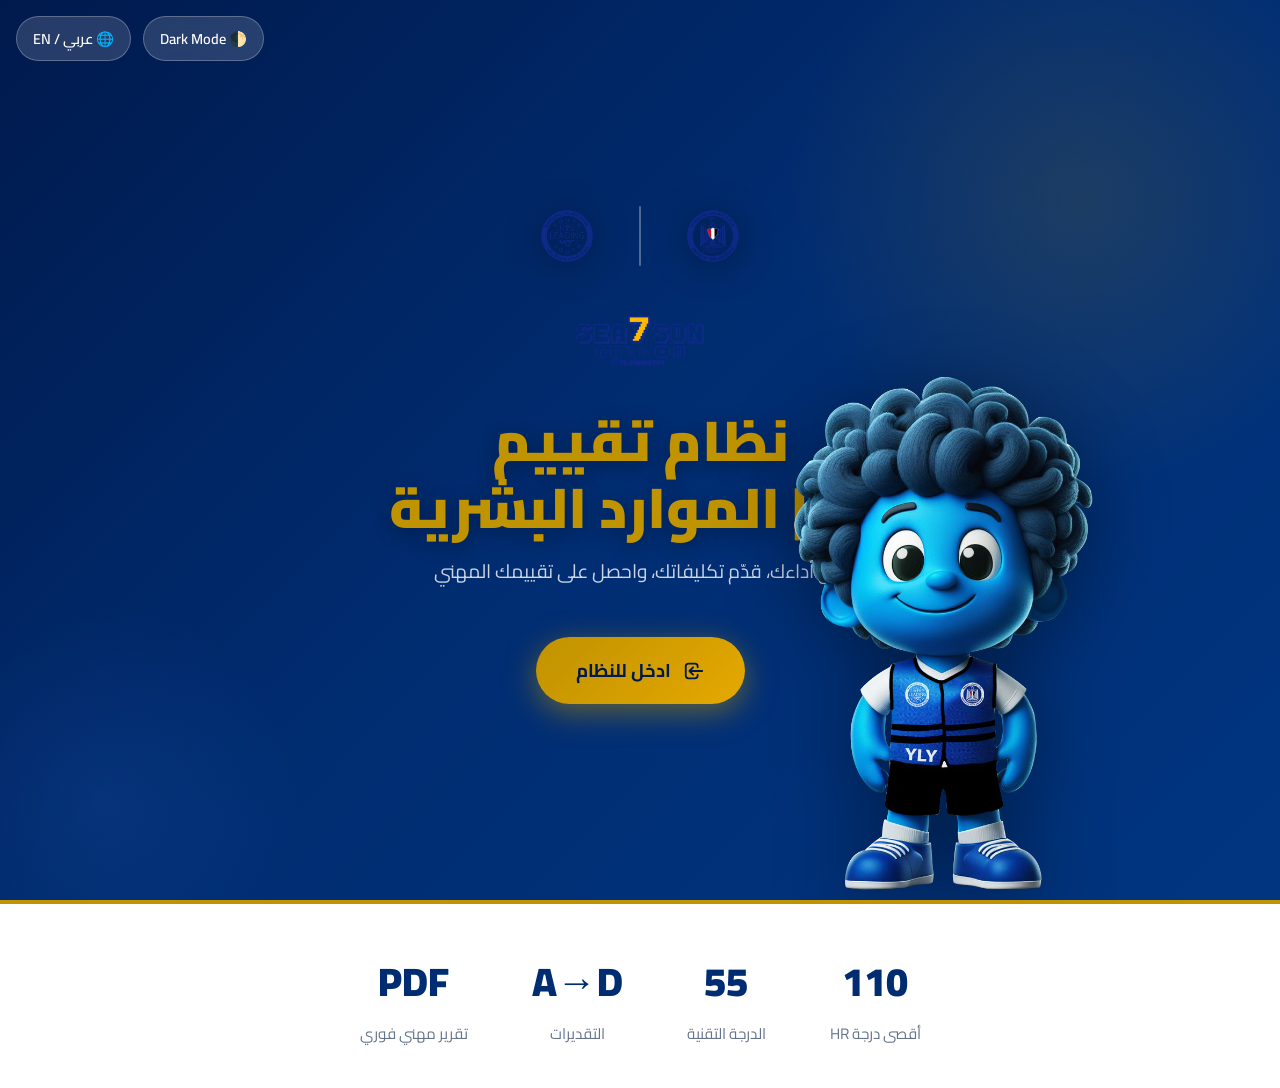
<file: frontend/index.html>
<!DOCTYPE html>
<html lang="ar" dir="rtl" data-theme="light">
<head>
    <meta charset="UTF-8">
    <meta name="viewport" content="width=device-width, initial-scale=1.0">
    <title>YLY HR | Youth Leading Youth</title>
    <link href="https://fonts.googleapis.com/css2?family=Cairo:wght@400;600;700;900&family=Montserrat:wght@700&display=swap" rel="stylesheet">
    <style>
        :root {
            --primary: #002D72;
            --gold: #C09300;
            --red: #E31C2D;
            --bg: #f8fafc;
            --text: #1e293b;
            --card: #fff;
        }
        [data-theme="dark"] {
            --bg: #010409;
            --text: #e6edf3;
            --card: #0d1117;
            --primary: #3b82f6;
        }
        * { margin: 0; padding: 0; box-sizing: border-box; }
        body {
            font-family: 'Cairo', sans-serif;
            background: var(--bg);
            color: var(--text);
            transition: all 0.3s ease;
            min-height: 100vh;
            overflow-x: hidden;
        }

        /* === HERO === */
        .hero {
            min-height: 100vh;
            background: linear-gradient(135deg, #001a4d 0%, #002D72 50%, #003580 100%);
            display: flex;
            flex-direction: column;
            align-items: center;
            justify-content: center;
            position: relative;
            overflow: hidden;
            padding: 2rem;
        }
        .hero::before {
            content: '';
            position: absolute;
            width: 600px; height: 600px;
            background: radial-gradient(circle, rgba(192,147,0,0.15) 0%, transparent 70%);
            top: -100px; right: -100px;
            border-radius: 50%;
            animation: pulse 6s ease-in-out infinite;
        }
        .hero::after {
            content: '';
            position: absolute;
            width: 400px; height: 400px;
            background: radial-gradient(circle, rgba(59,130,246,0.1) 0%, transparent 70%);
            bottom: -100px; left: -100px;
            border-radius: 50%;
            animation: pulse 8s ease-in-out infinite;
        }
        @keyframes pulse {
            0%, 100% { transform: scale(1); opacity: 0.5; }
            50% { transform: scale(1.2); opacity: 1; }
        }

        /* Logos */
        .logos {
            display: flex;
            align-items: center;
            gap: 2rem;
            margin-bottom: 2.5rem;
            z-index: 1;
            animation: slideDown 0.8s ease-out;
        }
        .logos img {
            height: 80px;
            filter: drop-shadow(0 4px 16px rgba(0,0,0,0.5));
            transition: transform 0.3s;
        }
        .logos img:hover { transform: scale(1.08); }
        .logo-divider {
            width: 2px; height: 60px;
            background: rgba(255,255,255,0.3);
            border-radius: 2px;
        }

        /* Season Badge */
        .season-badge {
            z-index: 1;
            animation: slideDown 0.9s ease-out;
            margin-bottom: 2rem;
        }
        .season-badge img { height: 50px; }

        /* Mascot */
        .mascot-wrapper {
            position: absolute;
            right: 5%;
            bottom: 0;
            height: 65vh;
            max-height: 550px;
            z-index: 2;
            animation: mascotIn 1.2s cubic-bezier(0.34, 1.56, 0.64, 1);
        }
        .mascot-wrapper img {
            height: 100%;
            filter: drop-shadow(0 10px 40px rgba(0,0,0,0.4));
        }
        @keyframes mascotIn {
            from { transform: translateY(100%); opacity: 0; }
            to { transform: translateY(0); opacity: 1; }
        }

        /* Hero text */
        .hero-content {
            z-index: 1;
            text-align: center;
            max-width: 700px;
            animation: slideUp 1s ease-out;
        }
        @keyframes slideUp {
            from { transform: translateY(40px); opacity: 0; }
            to { transform: translateY(0); opacity: 1; }
        }
        @keyframes slideDown {
            from { transform: translateY(-20px); opacity: 0; }
            to { transform: translateY(0); opacity: 1; }
        }
        .hero-title {
            font-size: clamp(2rem, 5vw, 3.5rem);
            font-weight: 900;
            color: white;
            line-height: 1.2;
            margin-bottom: 0.75rem;
            text-shadow: 0 4px 20px rgba(0,0,0,0.3);
        }
        .hero-title span { color: var(--gold); }
        .hero-subtitle {
            font-size: 1.2rem;
            color: rgba(255,255,255,0.8);
            margin-bottom: 3rem;
        }

        /* CTA Button */
        .cta-btn {
            display: inline-flex;
            align-items: center;
            gap: 0.75rem;
            background: linear-gradient(135deg, var(--gold), #e5a800);
            color: #001a4d;
            font-size: 1.15rem;
            font-weight: 700;
            padding: 1rem 2.5rem;
            border-radius: 50px;
            text-decoration: none;
            box-shadow: 0 8px 30px rgba(192,147,0,0.5);
            transition: all 0.3s cubic-bezier(0.4, 0, 0.2, 1);
            font-family: 'Cairo', sans-serif;
        }
        .cta-btn:hover {
            transform: translateY(-3px) scale(1.03);
            box-shadow: 0 16px 40px rgba(192,147,0,0.6);
        }
        .cta-btn svg { width: 22px; height: 22px; }

        /* === STATS STRIP === */
        .stats-strip {
            background: var(--card);
            border-top: 4px solid var(--gold);
            display: flex;
            justify-content: center;
            gap: 4rem;
            padding: 2.5rem;
            flex-wrap: wrap;
        }
        [data-theme="dark"] .stats-strip { border-top-color: #fbbf24; }
        .stat-item { text-align: center; }
        .stat-num {
            font-size: 2.5rem;
            font-weight: 900;
            color: var(--primary);
        }
        [data-theme="dark"] .stat-num { color: #60a5fa; }
        .stat-label { color: #64748b; font-size: 0.95rem; }

        /* === DARK MODE TOGGLE === */
        .top-bar {
            position: fixed;
            top: 1rem; left: 1rem;
            display: flex;
            gap: 0.75rem;
            z-index: 100;
        }
        .toggle-btn {
            background: rgba(255,255,255,0.15);
            backdrop-filter: blur(10px);
            border: 1px solid rgba(255,255,255,0.25);
            color: white;
            padding: 0.5rem 1rem;
            border-radius: 50px;
            cursor: pointer;
            font-family: 'Cairo', sans-serif;
            font-size: 0.9rem;
            font-weight: 600;
            transition: all 0.2s;
        }
        .toggle-btn:hover { background: rgba(255,255,255,0.25); }
        [data-theme="dark"] .hero { background: linear-gradient(135deg, #000510 0%, #001030 50%, #001850 100%); }
    </style>
</head>
<body>

    <div class="top-bar">
        <button class="toggle-btn" onclick="toggleTheme()">🌓 Dark Mode</button>
        <button class="toggle-btn" onclick="toggleLang()">🌐 عربي / EN</button>
    </div>

    <section class="hero">
        <div class="logos">
            <img src="static/img/ministry_logo.png" alt="Ministry of Youth and Sports">
            <div class="logo-divider"></div>
            <img src="static/img/yly_logo.png" alt="Youth Leading Youth">
        </div>

        <div class="season-badge">
            <img src="static/img/sea7son_logo.png" alt="Season 7">
        </div>

        <div class="hero-content">
            <h1 class="hero-title">
                <span data-i18n="hero_title_1">نظام تقييم</span><br>
                <span>HR | <span style="color:var(--gold)" data-i18n="hero_title_2">الموارد البشرية</span></span>
            </h1>
            <p class="hero-subtitle" data-i18n="hero_sub">تتبّع أداءك، قدّم تكليفاتك، واحصل على تقييمك المهني</p>
            <a href="/login" class="cta-btn">
                <svg fill="none" viewBox="0 0 24 24" stroke="currentColor">
                    <path stroke-linecap="round" stroke-linejoin="round" stroke-width="2"
                          d="M11 16l-4-4m0 0l4-4m-4 4h14m-5 4v1a3 3 0 01-3 3H6a3 3 0 01-3-3V7a3 3 0 013-3h7a3 3 0 013 3v1"/>
                </svg>
                <span data-i18n="enter">ادخل للنظام</span>
            </a>
        </div>

        <div class="mascot-wrapper">
            <img src="static/img/mascot.png" alt="YLY Mascot">
        </div>
    </section>

    <div class="stats-strip">
        <div class="stat-item">
            <div class="stat-num">110</div>
            <div class="stat-label" data-i18n="max_hr">أقصى درجة HR</div>
        </div>
        <div class="stat-item">
            <div class="stat-num">55</div>
            <div class="stat-label" data-i18n="tech_score">الدرجة التقنية</div>
        </div>
        <div class="stat-item">
            <div class="stat-num">A→D</div>
            <div class="stat-label" data-i18n="grades">التقديرات</div>
        </div>
        <div class="stat-item">
            <div class="stat-num">PDF</div>
            <div class="stat-label" data-i18n="reports">تقرير مهني فوري</div>
        </div>
    </div>

    <script>
        const i18n = {
            ar: { hero_title_1: 'نظام تقييم', hero_title_2: 'الموارد البشرية', hero_sub: 'تتبّع أداءك، قدّم تكليفاتك، واحصل على تقييمك المهني', enter: 'ادخل للنظام', max_hr: 'أقصى درجة HR', tech_score: 'الدرجة التقنية', grades: 'التقديرات', reports: 'تقرير مهني فوري' },
            en: { hero_title_1: 'HR Evaluation', hero_title_2: 'System', hero_sub: 'Track your performance, submit your assignments, and get your professional evaluation', enter: 'Enter System', max_hr: 'Max HR Score', tech_score: 'Technical Score', grades: 'Grades', reports: 'Instant PDF Report' }
        };

        function applyLang(lang) {
            document.documentElement.lang = lang;
            document.documentElement.dir = lang === 'ar' ? 'rtl' : 'ltr';
            document.querySelectorAll('[data-i18n]').forEach(el => {
                el.textContent = i18n[lang][el.dataset.i18n] || el.textContent;
            });
        }
        function toggleLang() {
            const cur = localStorage.getItem('lang') || 'ar';
            const next = cur === 'ar' ? 'en' : 'ar';
            localStorage.setItem('lang', next);
            applyLang(next);
        }
        function toggleTheme() {
            const cur = document.documentElement.getAttribute('data-theme');
            const next = cur === 'dark' ? 'light' : 'dark';
            document.documentElement.setAttribute('data-theme', next);
            localStorage.setItem('theme', next);
        }
        // Init
        const savedLang = localStorage.getItem('lang') || 'ar';
        const savedTheme = localStorage.getItem('theme') || 'light';
        document.documentElement.setAttribute('data-theme', savedTheme);
        applyLang(savedLang);
    </script>
</body>
</html>
</file>
